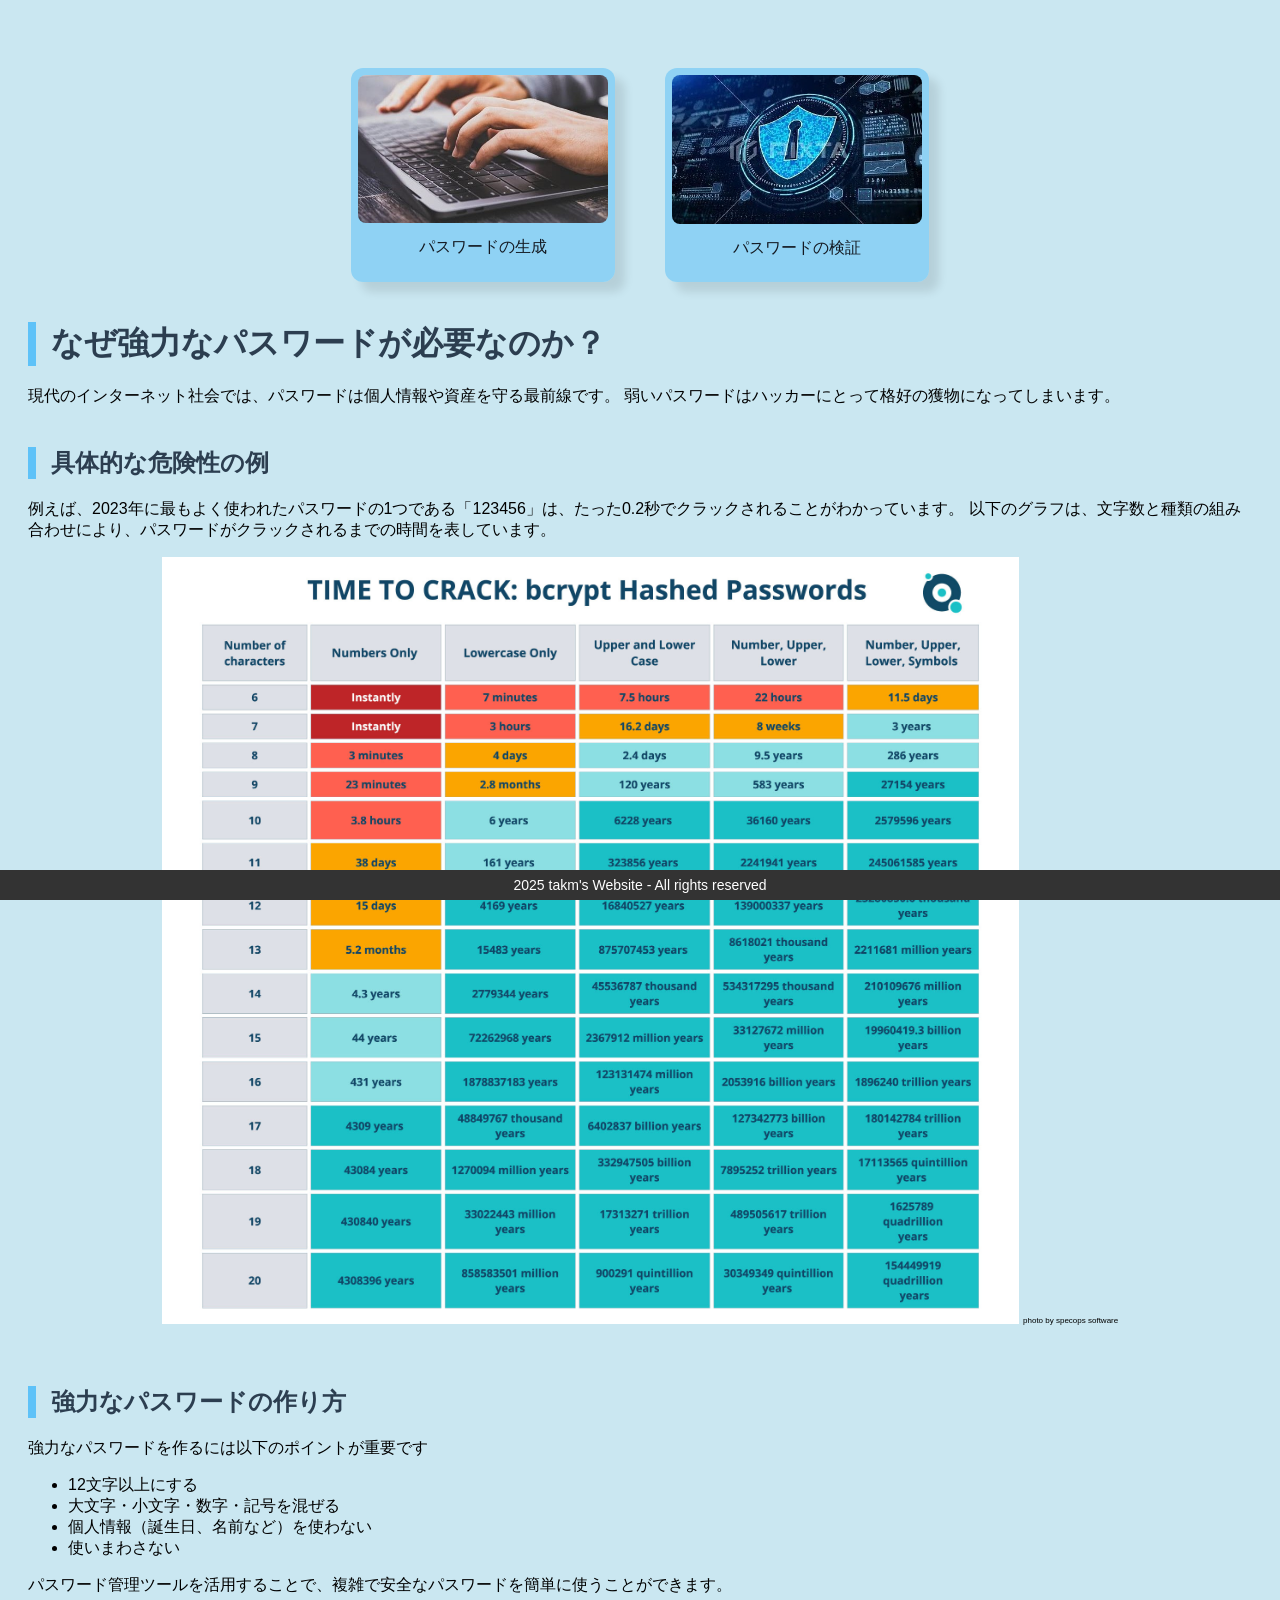
<file: index.html>
<!DOCTYPE html>
<html lang="ja">
<head>
  <meta charset="UTF-8">
  <meta name="viewport" content="width=device-width, initial-scale=1.0">
  <title>Home password</title>
  <link rel="stylesheet" href="password.css">
</head>
<body>

 <div class="card-container">
   <div class="card">
    <a href="passgenerate.html">
     <img src="typing.jpg" alt="パスワードのリンク">
     <p>パスワードの生成</p>
    </a>
   </div>
   <div class="card">
    <a href="passcheck.html">
     <img src="shi-rudo.jpg" alt="パスワードの検証">
      <p>パスワードの検証</p>
    </a>
   </div>
 </div>

  <h1>なぜ強力なパスワードが必要なのか？</h1>
  <p>
    現代のインターネット社会では、パスワードは個人情報や資産を守る最前線です。
    弱いパスワードはハッカーにとって格好の獲物になってしまいます。
  </p>

  <h2>具体的な危険性の例</h2>
  <p>
    例えば、2023年に最もよく使われたパスワードの1つである「123456」は、たった0.2秒でクラックされることがわかっています。
    以下のグラフは、文字数と種類の組み合わせにより、パスワードがクラックされるまでの時間を表しています。
  </p>
  <div style="text-align: center;">
    <img src="huck.jpg" width="70%">
    <span class="photo">photo by specops software</span>
  </div><br>

  <h2>強力なパスワードの作り方</h2>
  <p>
    強力なパスワードを作るには以下のポイントが重要です
  <ul>
    <li>12文字以上にする</li>
    <li>大文字・小文字・数字・記号を混ぜる</li>
    <li>個人情報（誕生日、名前など）を使わない</li>
    <li>使いまわさない</li>
  </ul>
  </p>
  <p>
    パスワード管理ツールを活用することで、複雑で安全なパスワードを簡単に使うことができます。<br><br>
  </p>

  <div class="footer">
     2025 takm's Website - All rights reserved
  </div>
  </script>
</body>
</html>
</file>
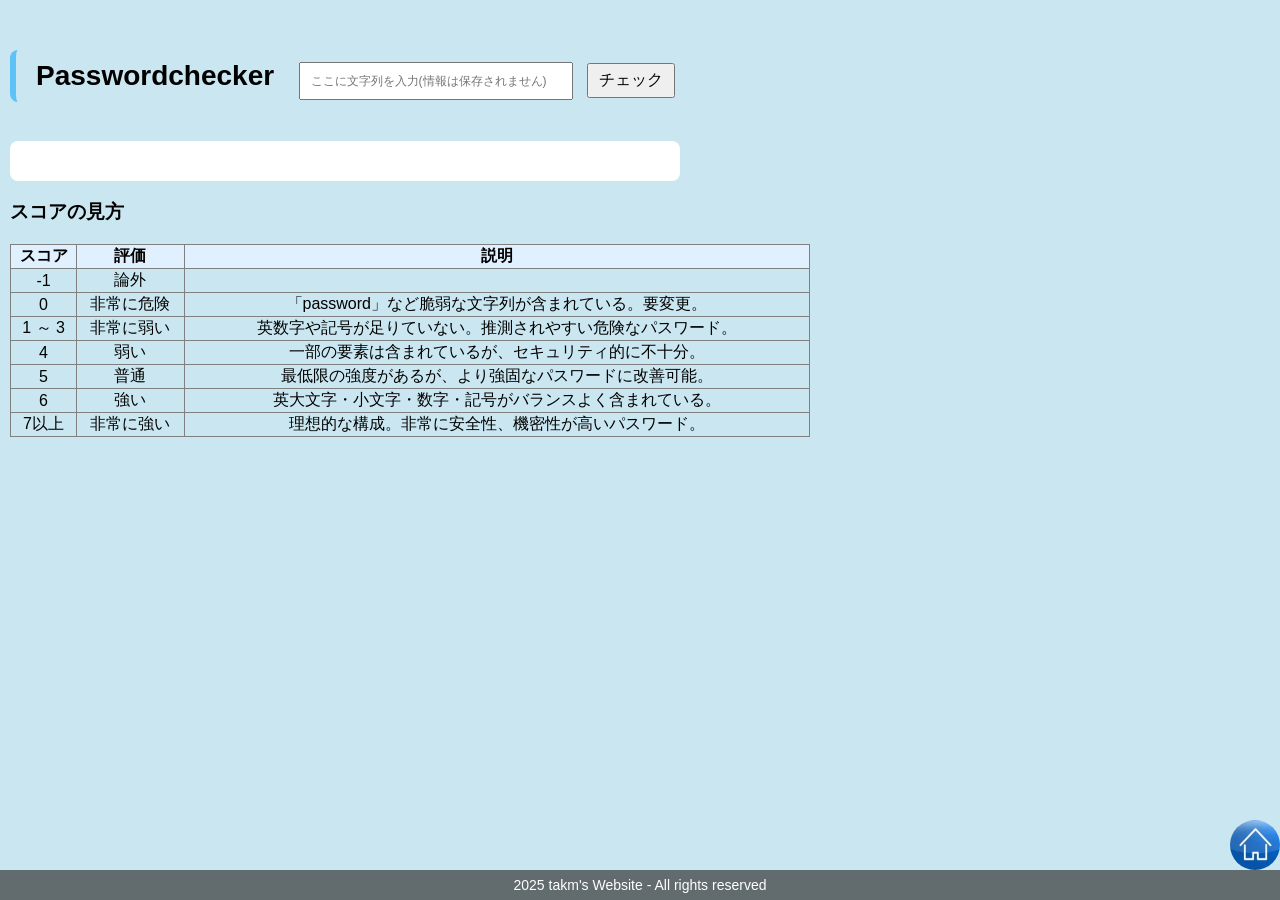
<file: passcheck.html>
<!DOCTYPE html>
<html lang="en">
<head>
    <meta charset="UTF-8">
    <meta name="viewport" content="width=device-width, initial-scale=1.0">
    <title>Passwordchecker</title>
    <style>
  .footer1{
      position: fixed;
      bottom: 0;
      left: 0;
      width: 100%;
      height: 30px;
      background-color: #333333af;
      color: white;
      text-align: center;
      line-height: 30px;
      font-size: 14px;
    }

    .footer2{
    position: fixed;
    bottom: 0;
    right: 0;
    width: 30%;
    height: 80px;
    text-align: right;
    line-height: 30px;
    font-size: 14px;
    }
    .footer2 img {
      border-radius: 50%;
      transition: transform 0.3s ease;
    }

    .footer2 img:hover {
      transform: scale(1.2);
    }

    body {
      font-family: sans-serif;/*font*/
      background-color: #cae7f1;
      padding: 10px;/*周りの幅*/
      margin: 0;
      padding-bottom: 60px;
    }
    h1 {
      font-size: 28px;
      margin-top: 40px;
      border-left: 6px solid #5ec2f8;
      padding-left: 12px;
      display: inline-block;
      border-radius: 8px;
      padding: 10px 20px;
    }


    #result {
      margin-top: 20px;
      background-color: #fff;
      padding: 20px;
      border-radius: 8px;
      width:50%
    }
    input {
      padding: 10px;
      font-size: 12px;
      width: 250px;
    }
    button {
      padding: 5px 10px;
      font-size: 16px;
      margin-left: 10px;
    }

    </style>
</head>
<body>
    <div class="footer1">
     2025 takm's Website - All rights reserved
    </div>
    <div class="footer2">
    <a href="index.html"><img src="home.jpg" width="50" height="50">
    </div></a>
    <h1>Passwordchecker<br></h1>
    <input type="text" id="password" placeholder="ここに文字列を入力(情報は保存されません)" size="40">
    <button onclick="checkString()">チェック</button>
    <div id="result"></div>

    <script src="check.js"></script>
    <h3>スコアの見方</h3>
  <table border="1" style="border-collapse: collapse; width: 800px; text-align: center;"><!--border=線の太さ、 style="border-collapse:collapse＝２重の線を１つにする-->
    <thead style="background-color: #e0f0ff;">
      <tr>
        <th>スコア</th>
        <th>評価</th>
        <th>説明</th>
      </tr>
    </thead>
    <tbody>
      <tr>
        <td>-1</td>
        <td>論外</td>
      </tr>
      <tr>
        <td>0</td>
        <td>非常に危険</td>
       <td>「password」など脆弱な文字列が含まれている。要変更。</td>
      </tr>
      <tr>
       <td>1 ～ 3</td>
       <td>非常に弱い</td>
       <td>英数字や記号が足りていない。推測されやすい危険なパスワード。</td>
     </tr>
     <tr>
       <td>4</td>
       <td>弱い</td>
       <td>一部の要素は含まれているが、セキュリティ的に不十分。</td>
     </tr>
     <tr>
        <td>5</td>
        <td>普通</td>
        <td>最低限の強度があるが、より強固なパスワードに改善可能。</td>
     </tr>
     <tr>
        <td>6</td>
        <td>強い</td>
        <td>英大文字・小文字・数字・記号がバランスよく含まれている。</td>
      </tr>
      <tr>
        <td>7以上</td>
        <td>非常に強い</td>
        <td>理想的な構成。非常に安全性、機密性が高いパスワード。</td>
      </tr>
  </tbody>
</table>

    
</body>
</html>
</file>
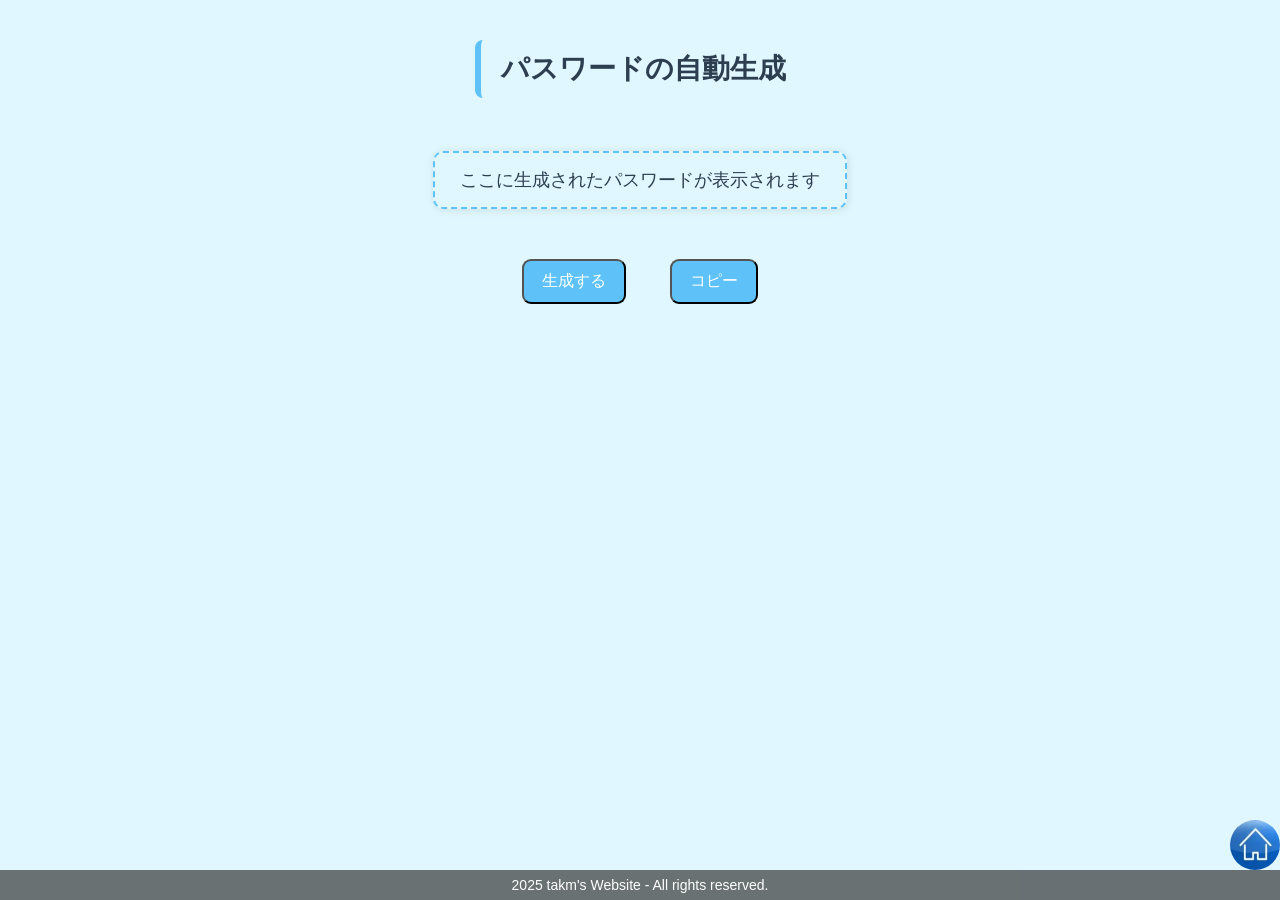
<file: passgenerate.html>
<!DOCTYPE html>
<html lang="en">
<head>
    <meta charset="UTF-8">
    <meta name="viewport" content="width=device-width, initial-scale=1.0">
    <title>Passwordgenerater</title>
    <link rel="stylesheet" href="style.css">
</head>
<body>
    <h2>パスワードの自動生成</h2>

    <p id="output">ここに生成されたパスワードが表示されます</p>

    <button onclick="generatePassword()">生成する</button>
    <button onclick="copy()">コピー</button>

  <script>
    function generatePassword() {
      const BIG = "ABCDEFGHIJKLMNOPQRSTUVWXYZ";
      const SMOLE = "abcdefghijklmnopqrstuvwxyz";
      const numbers = "0123456789";
      const symbols = "!@#$%&";

      const all = BIG + SMOLE + numbers + symbols;
      const length = Math.floor(Math.random() * 4) + 12; 

      let password = [
        randomChar(BIG),
        randomChar(SMOLE),
        randomChar(numbers),
        randomChar(symbols),
      ];

      for (let i = password.length; i < length; i++) {
        password.push(randomChar(all));/*password.length=4でありlengthになるまで残りをランダム生成*/
      }

      password = shuffle(password).join('');
      document.getElementById("output").textContent = password;
    }

    function copy() {
      const text = document.getElementById("output").textContent;
      if (!text || text.includes("表示されます")) {
        alert("コピーするパスワードがありません。");
        return;
      }

      navigator.clipboard.writeText(text).then(() => {
        alert("コピー完了！");
      });
    }

    function randomChar(str) {
      return str.charAt(Math.floor(Math.random() * str.length));
    }/*初めの大小数記の中から1つずつとる*/

    function shuffle(array) {
      return array.sort(() => Math.random() - 0.5);/*正負に分け並べ替える*/
    }
  </script>
    <div class="footer1">
     2025  takm's Website - All rights reserved.
    </div>

    <div class="footer2">
    <a href="index.html"><img src="home.jpg" width="50" height="50">
    </div></a>

</body>
</html>
</file>
<file: password.css>
a {
   text-decoration: none;/*消す*/
   color: inherit;/*色をそろえる*/
  }
    
  body {
    font-family: sans-serif;/*font*/
     background-color: #cae7f1;
     padding: 20px;/*周りの幅*/
    }
  .card-container {
    margin-top: 40px;
    display: flex;
    justify-content: center;
    gap: 50px; /* カード間の間隔 */
    flex-wrap: wrap; /* 折るコマンド*/
  }

  .card {
    background-color: #5ec2f889;
    padding: 7px;/*上の幅*/
    border-radius: 12px;
    box-shadow: 10px 10px 10px rgba(0, 0, 0, 0.1);/*右、下、グラデーション、影の色*/
    width: 250px;
    text-align: center;
    transition:1.2s
  }
  .card:hover {
      transform: scale(1.08);
      background-color:#2c576f94;
  }
  .card img {
    width: 100%;
    border-radius: 8px;
  }
   .card p {
    margin-top: 10px;
    color: rgba(3, 0, 6, 0.884);
  }

  .footer {
    position: fixed;
    bottom: 0;
    left: 0;
    width: 100%;
    height: 30px;
    background-color: #333;
    color: white;
    text-align: center;
    line-height: 30px;
    font-size: 14px;
   }

  .photo{
    font-size: 8px;
    text-align: right;
  }
  h1, h2 {
  font-family: "Segoe UI", sans-serif;
  color: #2c3e50;
  margin-top: 40px;
  margin-bottom: 20px;
  border-left: 8px solid #5ec2f8;
  padding-left: 15px;
}
</file>
<file: style.css>
body {
  font-family: 'Segoe UI', 'Noto Sans JP', sans-serif;
  background:#e0f7ff;
  margin: 0;
  padding: 0;
  text-align: center;
  color: #2c3e50;
}

h2 {
  font-size: 28px;
  margin-top: 40px;
  border-left: 6px solid #5ec2f8;
  padding-left: 12px;
  display: inline-block;
  border-radius: 8px;
  padding: 10px 20px;
}

#output {
  font-size: 18px;
  padding: 15px 25px;
  border-radius: 10px;
  border: 2px dashed #5ec2f8;
  margin: 30px auto;
  width: fit-content;
  max-width: 80%;
  word-break: break-word;
  box-shadow: 1px 1px 8px rgba(0,0,0,0.1);
}

button {
  font-size: 16px;
  padding: 10px 18px;
  margin: 20px;
  border-radius: 9px;
  cursor: pointer;
  background-color: #5ec2f8;
  color: rgb(255, 255, 255);
  transition: background-color 0.3s ease, transform 0.2s ease;
}

button:hover {
  background-color: #ffffff;
  transform: scale(1.05);
  color:#5ec2f8;
}

.footer1{
      position: fixed;
      bottom: 0;
      left: 0;
      width: 100%;
      height: 30px;
      background-color: #333333af;
      color: white;
      text-align: center;
      line-height: 30px;
      font-size: 14px;
}

.footer2{
    position: fixed;
    bottom: 0;
    right: 0;
    width: 30%;
    height: 80px;
    text-align: right;
    line-height: 30px;
    font-size: 14px;

}
.footer2 img {
  border-radius: 50%;
  transition: transform 0.3s ease;
}

.footer2 img:hover {
  transform: scale(1.2);
}
</file>
